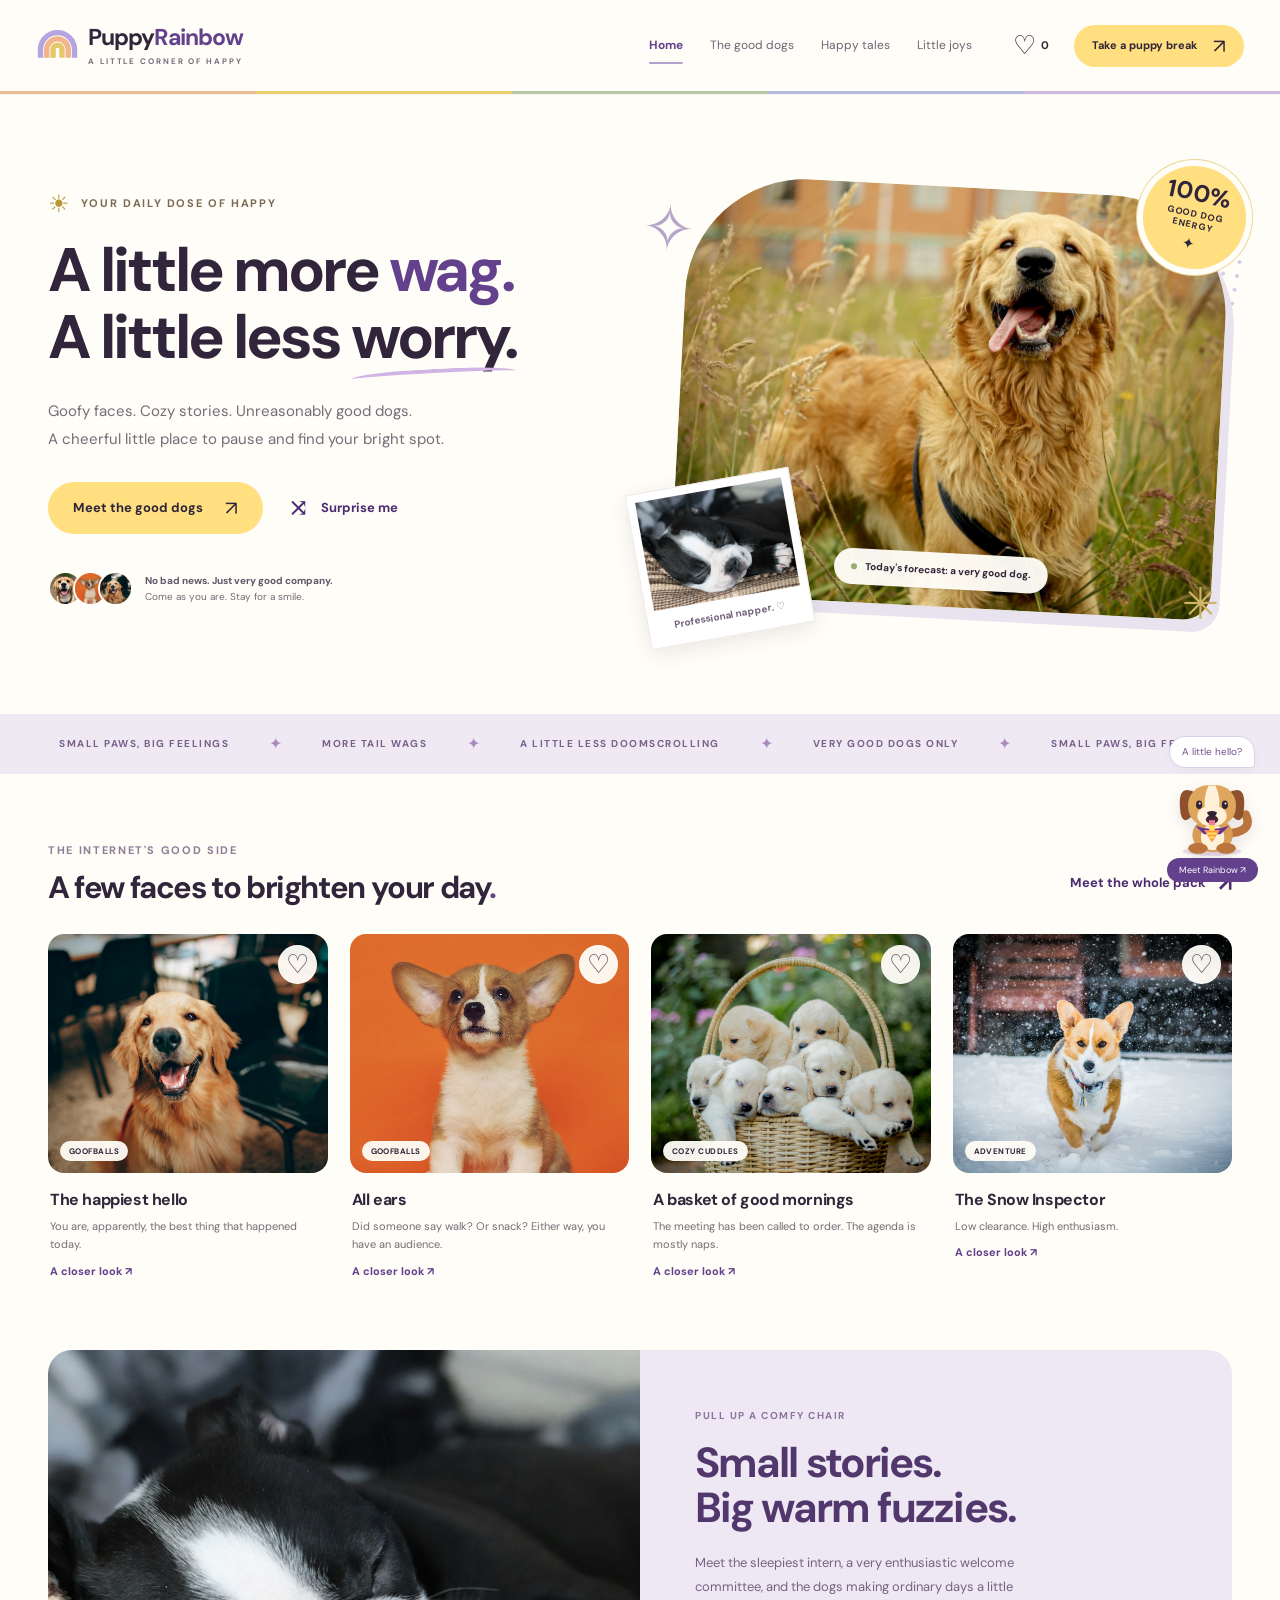
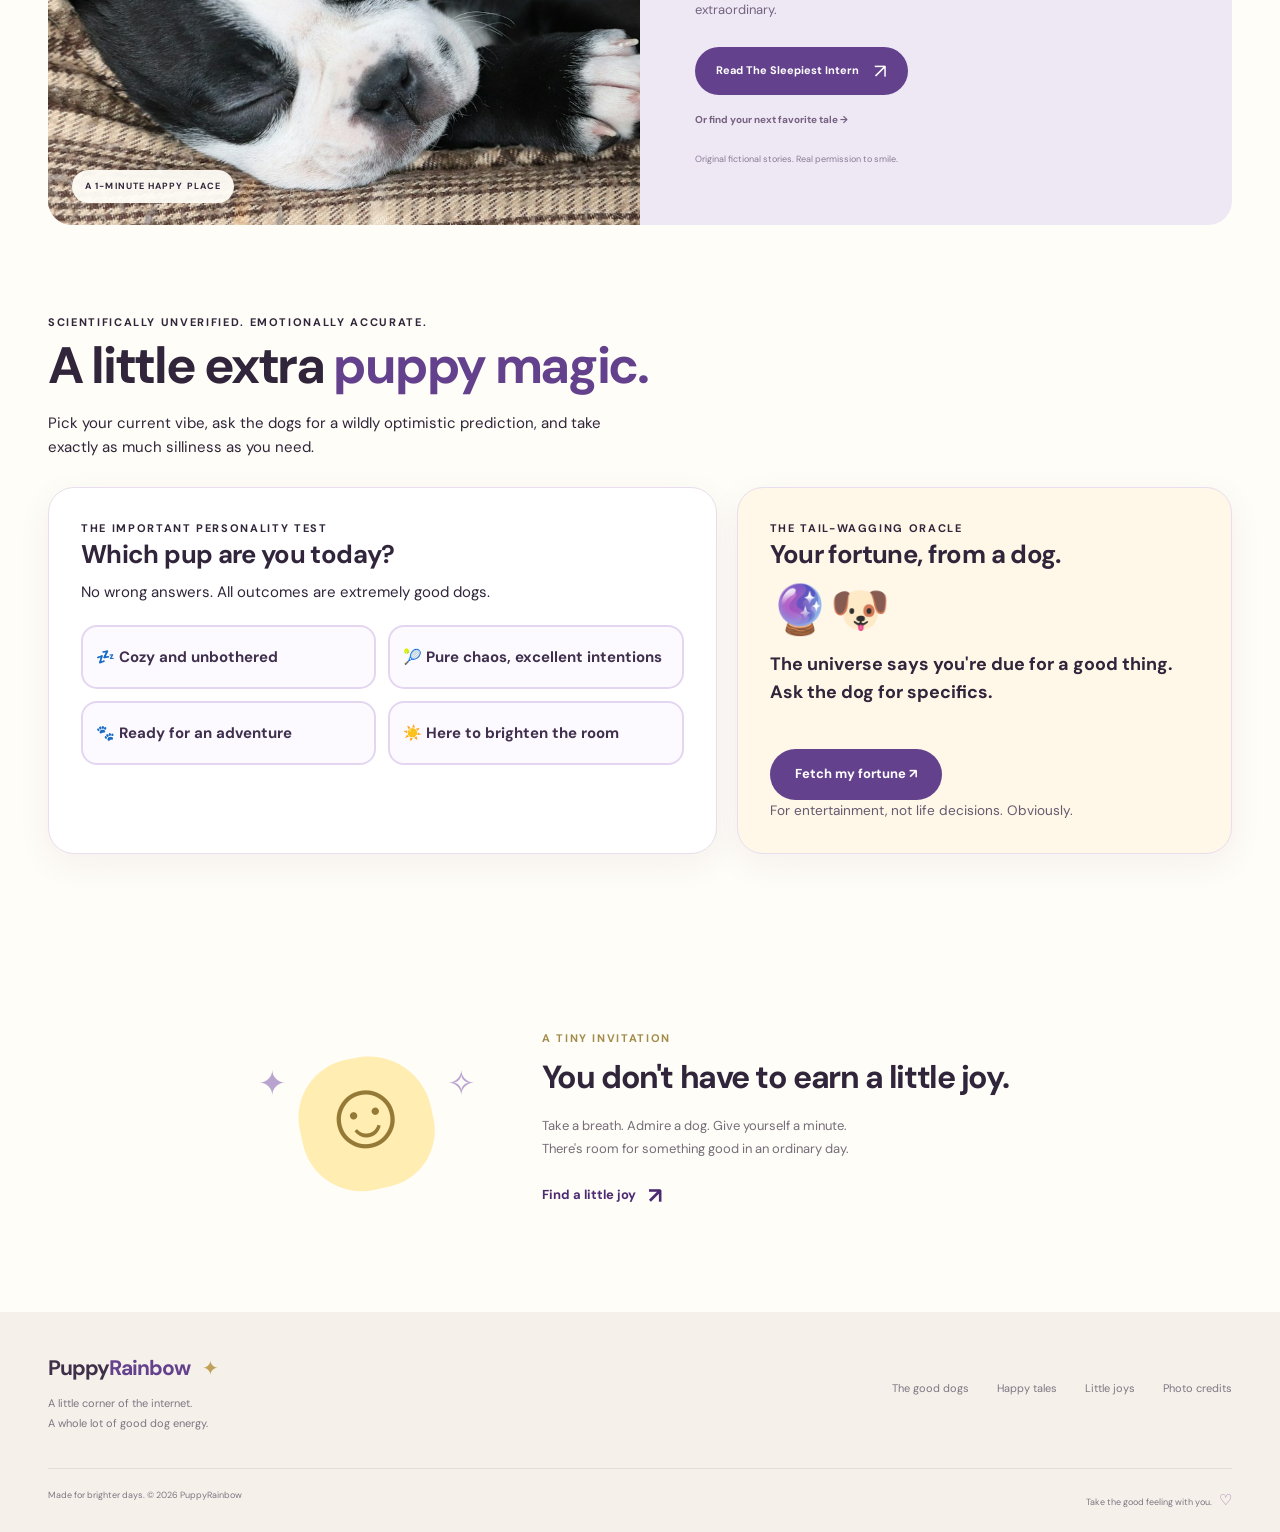
<file: index.html>
<!doctype html>
<html lang="en">
<head>
  <meta charset="utf-8">
  <meta name="viewport" content="width=device-width, initial-scale=1, viewport-fit=cover">
  <meta name="theme-color" content="#fffdf7">
  <meta name="description" content="A little more wag. A little less worry. Find your bright spot with happy dog photos, cozy little stories, and Rainbow the playful puppy.">
  <title>PuppyRainbow · Your daily dose of happy</title>
  <link rel="icon" href="assets/favicon.svg" type="image/svg+xml">
  <link rel="preload" as="image" href="assets/p17.jpg">
  <link rel="stylesheet" href="styles.css">
  <link rel="stylesheet" href="extras.css">
  <script src="app.js" defer></script>
  <script src="extras.js" defer></script>
</head>
<body>
  <a class="skip-link" href="#main">Skip to the good stuff</a>
  <header class="site-header">
    <div class="nav-wrap">
      <a href="#home" class="brand" aria-label="PuppyRainbow home"><svg class="brand-mark" viewBox="0 0 48 42" aria-hidden="true"><path d="M5 34V25a19 19 0 0 1 38 0v9" fill="none" stroke="#b5a4e0" stroke-width="6"/><path d="M12 34v-9a12 12 0 0 1 24 0v9" fill="none" stroke="#f3b48b" stroke-width="6"/><path d="M19 34v-9a5 5 0 0 1 10 0v9" fill="none" stroke="#e5c867" stroke-width="6"/></svg><span>Puppy<span class="brand-purple">Rainbow</span><small>A LITTLE CORNER OF HAPPY</small></span></a>
      <nav id="navigation" class="navigation" aria-label="Main navigation">
        <a href="#home" data-nav="home" aria-current="page">Home</a>
        <a href="#gallery" data-nav="gallery">The good dogs</a>
        <a href="#stories" data-nav="stories">Happy tales</a>
        <a href="#little-joys" data-nav="little-joys">Little joys</a>
      </nav>
      <div class="nav-actions"><button class="icon-button saved-nav" id="saved-nav" aria-label="View saved dogs"><span aria-hidden="true">♡</span><span id="saved-count">0</span></button><button class="button button-small nav-break" data-open-pup>Take a puppy break <span aria-hidden="true">↗</span></button><button class="icon-button menu-button" id="menu-toggle" aria-label="Open navigation" aria-expanded="false" aria-controls="navigation"><span></span><span></span></button></div>
    </div>
    <div class="rainbow-rule"></div>
  </header>
  <main id="main" tabindex="-1">
    <div class="view" id="home-view" data-view="home">
      <section class="hero container" aria-labelledby="hero-title">
        <div class="hero-copy">
          <p class="eyebrow"><span class="little-sun" aria-hidden="true">☀</span> YOUR DAILY DOSE OF HAPPY</p>
          <h1 id="hero-title">A little more <span class="purple">wag.</span><br>A little less <span class="underlined">worry.</span></h1>
          <p class="hero-description">Goofy faces. Cozy stories. Unreasonably good dogs.<br class="desktop-break"> A cheerful little place to pause and find your bright spot.</p>
          <div class="hero-actions"><a class="button" href="#gallery">Meet the good dogs <span aria-hidden="true">↗</span></a><button class="text-button" id="surprise-home"><span class="shuffle-symbol" aria-hidden="true">⤨</span> Surprise me</button></div>
          <div class="hero-footnote"><div class="mini-faces" aria-hidden="true"><img src="assets/p7.jpg" alt=""><img src="assets/p9.jpg" alt=""><img src="assets/p19.jpg" alt=""></div><p>No bad news. Just very good company.<span>Come as you are. Stay for a smile.</span></p></div>
        </div>
        <div class="hero-art">
          <div class="hero-dots" aria-hidden="true"></div><span class="hero-spark spark-one" aria-hidden="true">✧</span>
          <figure class="hero-photo"><img src="assets/p17.jpg" alt="A golden retriever smiling in a field of sunlit grasses" width="1100" height="900" fetchpriority="high"><figcaption><span class="live-dot"></span> Today's forecast: a very good dog.</figcaption></figure>
          <div class="good-dog-sticker" aria-hidden="true">100%<span>GOOD DOG<br>ENERGY</span><span class="sticker-star">✦</span></div>
          <figure class="polaroid"><img src="assets/p18.jpg" alt="A border collie puppy taking a very cozy nap" width="220" height="170"><figcaption>Professional napper. ♡</figcaption></figure>
          <span class="hero-spark spark-two" aria-hidden="true">✳</span>
        </div>
      </section>
      <div class="happy-strip" aria-hidden="true"><span>SMALL PAWS, BIG FEELINGS</span><i>✦</i><span>MORE TAIL WAGS</span><i>✦</i><span>A LITTLE LESS DOOMSCROLLING</span><i>✦</i><span>VERY GOOD DOGS ONLY</span><i>✦</i><span>SMALL PAWS, BIG FEELINGS</span></div>
      <section class="section container" aria-labelledby="faces-title">
        <div class="section-heading"><div><p class="eyebrow">THE INTERNET'S GOOD SIDE</p><h2 id="faces-title">A few faces to brighten your day<span class="purple">.</span></h2></div><a class="arrow-link" href="#gallery">Meet the whole pack <span aria-hidden="true">↗</span></a></div>
        <div class="photo-grid home-grid" id="home-photos" aria-label="Featured dogs"></div>
      </section>
      <section class="container story-feature" aria-labelledby="featured-story-title">
        <div class="feature-image"><img src="assets/p18.jpg" alt="A sleeping border collie puppy curled on a soft cushion" width="1100" height="800" loading="lazy"><span class="image-label">A 1-MINUTE HAPPY PLACE</span></div>
        <div class="feature-copy"><p class="eyebrow">PULL UP A COMFY CHAIR</p><h2 id="featured-story-title">Small stories.<br>Big warm fuzzies.</h2><p>Meet the sleepiest intern, a very enthusiastic welcome committee, and the dogs making ordinary days a little extraordinary.</p><button class="button button-purple" data-story="sleepy-intern">Read The Sleepiest Intern <span aria-hidden="true">↗</span></button><a class="subtle-link" href="#stories">Or find your next favorite tale →</a><span class="fiction-note">Original fictional stories. Real permission to smile.</span></div>
      </section>
      <section class="container puppy-extras" aria-labelledby="extras-title">
  <div class="puppy-extras-header"><p class="eyebrow">SCIENTIFICALLY UNVERIFIED. EMOTIONALLY ACCURATE.</p><h2 id="extras-title">A little extra <span class="purple">puppy magic.</span></h2><p>Pick your current vibe, ask the dogs for a wildly optimistic prediction, and take exactly as much silliness as you need.</p></div>
  <div class="puppy-extras-grid">
    <section class="pup-play-card" id="pup-quiz" aria-labelledby="quiz-title"><p class="eyebrow">THE IMPORTANT PERSONALITY TEST</p><h3 id="quiz-title">Which pup are you today?</h3><p>No wrong answers. All outcomes are extremely good dogs.</p>
      <div class="pup-choices" role="group" aria-label="Choose your current mood">
        <button class="pup-choice" data-vibe="0" aria-pressed="false">💤 Cozy and unbothered</button>
        <button class="pup-choice" data-vibe="1" aria-pressed="false">🎾 Pure chaos, excellent intentions</button>
        <button class="pup-choice" data-vibe="2" aria-pressed="false">🐾 Ready for an adventure</button>
        <button class="pup-choice" data-vibe="3" aria-pressed="false">☀️ Here to brighten the room</button>
      </div><div id="quiz-result" class="pup-result" role="status" aria-live="polite" hidden></div>
    </section>
    <section class="pup-play-card fortune" id="pup-fortune" aria-labelledby="fortune-title"><p class="eyebrow">THE TAIL-WAGGING ORACLE</p><h3 id="fortune-title">Your fortune, from a dog.</h3><span class="pup-fortune-emoji" aria-hidden="true">🔮🐶</span><p id="fortune-text" role="status" aria-live="polite">The universe says you're due for a good thing. Ask the dog for specifics.</p><button class="button button-purple" id="fortune-button">Fetch my fortune ↗</button><p id="fortune-count">For entertainment, not life decisions. Obviously.</p></section>
  </div>
</section>
      <section class="section container joy-teaser" aria-labelledby="teaser-title"><div class="joy-doodle" aria-hidden="true">✦<span>☺</span>✧</div><div><p class="eyebrow">A TINY INVITATION</p><h2 id="teaser-title">You don't have to earn a little joy.</h2><p>Take a breath. Admire a dog. Give yourself a minute.<br>There's room for something good in an ordinary day.</p><a class="arrow-link" href="#little-joys">Find a little joy <span aria-hidden="true">↗</span></a></div></section>
    </div>
    <div class="view" id="gallery-view" data-view="gallery" hidden>
      <section class="container collection-heading"><p class="eyebrow">ONE PACK. SO MANY PERSONALITIES.</p><h1>The good <span class="purple">dogs.</span></h1><p>Twenty little reminders that the world still has a lot of good in it.<br>Pick a mood, save a favorite, or let a pup find you.</p></section>
      <section class="container collection-section" aria-label="Dog photo gallery"><div class="collection-tools"><div class="filters" id="photo-filters" role="group" aria-label="Filter dogs"><button data-filter="All pups" aria-pressed="true">All pups</button><button data-filter="Goofballs" aria-pressed="false">Goofballs</button><button data-filter="Adventure" aria-pressed="false">Adventure</button><button data-filter="Cozy cuddles" aria-pressed="false">Cozy cuddles</button><button data-filter="Saved" aria-pressed="false">♡ Saved</button></div><button class="text-button" id="shuffle-photos"><span aria-hidden="true">⤨</span> Shuffle the pack</button></div><p id="gallery-result" class="result-label" role="status"></p><div class="photo-grid" id="gallery-photos"></div><div class="empty-state" id="gallery-empty" hidden><span aria-hidden="true">♡</span><h2>A little space for your favorites.</h2><p>Tap a heart on any dog to keep them here. Saved on this device.</p><button class="button button-purple" id="show-all-dogs">Meet the pack</button></div></section>
    </div>
    <div class="view" id="stories-view" data-view="stories" hidden>
      <section class="container collection-heading"><p class="eyebrow">SHORT READS. LONG-LASTING SMILES.</p><h1>Happy <span class="purple">tales.</span></h1><p>Little adventures, excellent naps, and beautifully ordinary days.<br>Twenty-two original fictional stories, best enjoyed at your own pace.</p></section>
      <section class="container collection-section" aria-label="Story collection"><div class="story-tools"><div class="filters" id="story-filters" role="group" aria-label="Filter stories"><button data-story-filter="All stories" aria-pressed="true">All stories</button><button data-story-filter="New tales" aria-pressed="false">New tales</button><button data-story-filter="Read" aria-pressed="false">Already enjoyed</button></div><label class="search-label"><span aria-hidden="true">⌕</span><span class="sr-only">Search happy tales</span><input id="story-search" type="search" placeholder="Find your kind of happy…" maxlength="100"></label></div><p class="result-label" id="story-result" role="status"></p><div class="story-grid" id="story-grid"></div><p class="empty-state" id="story-empty" hidden>No tales here yet. Try another search, or settle in with a story.</p></section>
    </div>
    <div class="view" id="little-joys-view" data-view="little-joys" hidden>
      <section class="container collection-heading"><p class="eyebrow">A SMALL BREAK IS STILL A BREAK</p><h1>Collect the <span class="purple">little joys.</span></h1><p>A small invitation to make an ordinary moment feel a little brighter.</p></section>
      <section class="container joy-layout"><div class="joy-card"><span class="joy-card-icon" aria-hidden="true">✷</span><p class="eyebrow">YOUR LITTLE JOY FOR RIGHT NOW</p><h2 id="joy-title">Find your patch of sunshine.</h2><p id="joy-description">Look for one small lovely thing nearby. A warm mug, a good song, a very ambitious houseplant. Let it have your attention for a minute.</p><button class="button button-purple" id="another-joy">Another little joy <span aria-hidden="true">⤨</span></button><p class="joy-counter" id="joy-counter" role="status">No productivity required.</p></div><div class="joy-aside"><img src="assets/p20.jpg" alt="A golden retriever relaxing with absolutely nothing on the agenda" width="1100" height="800"><h2>Rainbow has cleared<br>his schedule for you.</h2><p>He's available for head pats, pretend fetch, and extremely important snack breaks.</p><button class="text-button" data-open-pup>Say hello to Rainbow <span aria-hidden="true">↗</span></button></div></section>
      <section class="container about-note"><p class="eyebrow">WHY THIS LITTLE PLACE EXISTS</p><h2>More tail wagging.<br>Less doomscrolling.</h2><p>PuppyRainbow began with a simple idea: the internet could use a few more dogs and a little more kindness. This is a corner for small stories, goofy faces, and the kind of company that doesn't need you to say much.</p><p>Come back whenever you need a bright spot. The dogs will be here.</p><a class="arrow-link" href="#gallery">Back to the good dogs <span aria-hidden="true">↗</span></a></section>
    </div>
    <p id="loading-error" class="container error-state" hidden>Our pack is taking a moment to arrive. Please refresh to try again.</p>
    <noscript><p class="container error-state">The dog photos and stories use JavaScript. Enable it to explore the pack and play with Rainbow.</p></noscript>
  </main>
  <footer class="site-footer"><div class="container footer-top"><div><a class="brand footer-brand" href="#home">Puppy<span class="brand-purple">Rainbow</span><span aria-hidden="true">✦</span></a><p>A little corner of the internet.<br>A whole lot of good dog energy.</p></div><div class="footer-links"><a href="#gallery">The good dogs</a><a href="#stories">Happy tales</a><a href="#little-joys">Little joys</a><button class="plain-button" id="photo-credits">Photo credits</button></div></div><div class="container footer-bottom"><p>Made for brighter days. © 2026 PuppyRainbow</p><p>Take the good feeling with you. <span aria-hidden="true">♡</span></p></div></footer>
  <aside class="puppy-companion" aria-label="Rainbow the puppy">
    <button id="puppy-launcher" class="puppy-launcher" aria-expanded="false" aria-controls="puppy-panel"><span class="launcher-label">A little hello?</span><span class="launcher-dog dog-svg" aria-hidden="true"></span><span class="launcher-name">Meet Rainbow <span aria-hidden="true">↗</span></span></button>
    <section id="puppy-panel" class="puppy-panel" aria-label="Play with Rainbow" hidden><div class="puppy-panel-header"><div><strong>Rainbow's corner</strong><span>Very good company.</span></div><button class="icon-button" id="puppy-close" aria-label="Tuck Rainbow away">×</button></div><div id="puppy-stage" class="puppy-stage"><span id="puppy-particles" aria-hidden="true">♡ ✦ ♡</span><span class="ball" aria-hidden="true"></span><span class="treat" aria-hidden="true">🦴</span><button class="pet-dog dog-svg" id="pet-dog" aria-label="Give Rainbow a head pat"></button></div><p id="puppy-status" role="status" aria-live="polite">Hi, friend! A head pat would make my day.</p><div class="puppy-play-actions"><button data-puppy-action="pet">♡ Pet</button><button data-puppy-action="fetch">◉ Fetch</button><button data-puppy-action="treat">✦ Treat</button></div><div class="puppy-settings"><button id="sound-toggle" aria-pressed="false">Sound off</button><span>Always happy on silent.</span></div></section>
  </aside>
  <dialog id="photo-dialog" class="photo-dialog" aria-labelledby="photo-dialog-title"><button class="dialog-close icon-button" aria-label="Close dog photo" data-close-dialog>×</button><div class="photo-dialog-image"><img id="dialog-photo" alt=""><div class="lightbox-arrows"><button class="icon-button" id="photo-prev" aria-label="Previous dog">←</button><button class="icon-button" id="photo-next" aria-label="Next dog">→</button></div></div><div class="photo-dialog-copy"><p class="eyebrow" id="photo-dialog-category"></p><h2 id="photo-dialog-title"></h2><p id="photo-dialog-caption"></p><div class="dialog-photo-actions"><button class="button button-purple" id="dialog-save"></button><button class="text-button" id="dialog-read">Read their little tale ↗</button></div><a id="dialog-credit" class="credit-link" target="_blank" rel="noopener noreferrer"></a><p class="storage-note">Favorites stay on this device.</p></div></dialog>
  <dialog id="story-dialog" class="story-dialog" aria-labelledby="story-dialog-title"><button class="dialog-close icon-button" aria-label="Close story" data-close-dialog>×</button><img id="story-dialog-photo" class="story-dialog-photo" alt=""><article class="story-reader"><p class="eyebrow" id="story-dialog-category"></p><h2 id="story-dialog-title"></h2><p class="reader-meta">Original fiction · About a minute · Just for a smile</p><div id="story-dialog-body"></div><div class="story-ending"><span aria-hidden="true">✦</span><p>A little time well spent.</p><button class="button button-purple" id="next-story">One more happy tale <span aria-hidden="true">↗</span></button></div></article></dialog>
  <dialog id="credits-dialog" class="credits-dialog" aria-labelledby="credits-title"><button class="dialog-close icon-button" aria-label="Close photo credits" data-close-dialog>×</button><p class="eyebrow">THE PEOPLE BEHIND THE PICTURES</p><h2 id="credits-title">A little gratitude.</h2><p>Dog photography from Unsplash. The names, characters, and stories on PuppyRainbow are fictional; the photos are here to spark a smile.</p><ul id="credits-list"></ul></dialog>
  <div id="toast" class="toast" role="status" aria-live="polite" hidden></div>
</body>
</html>
</file>
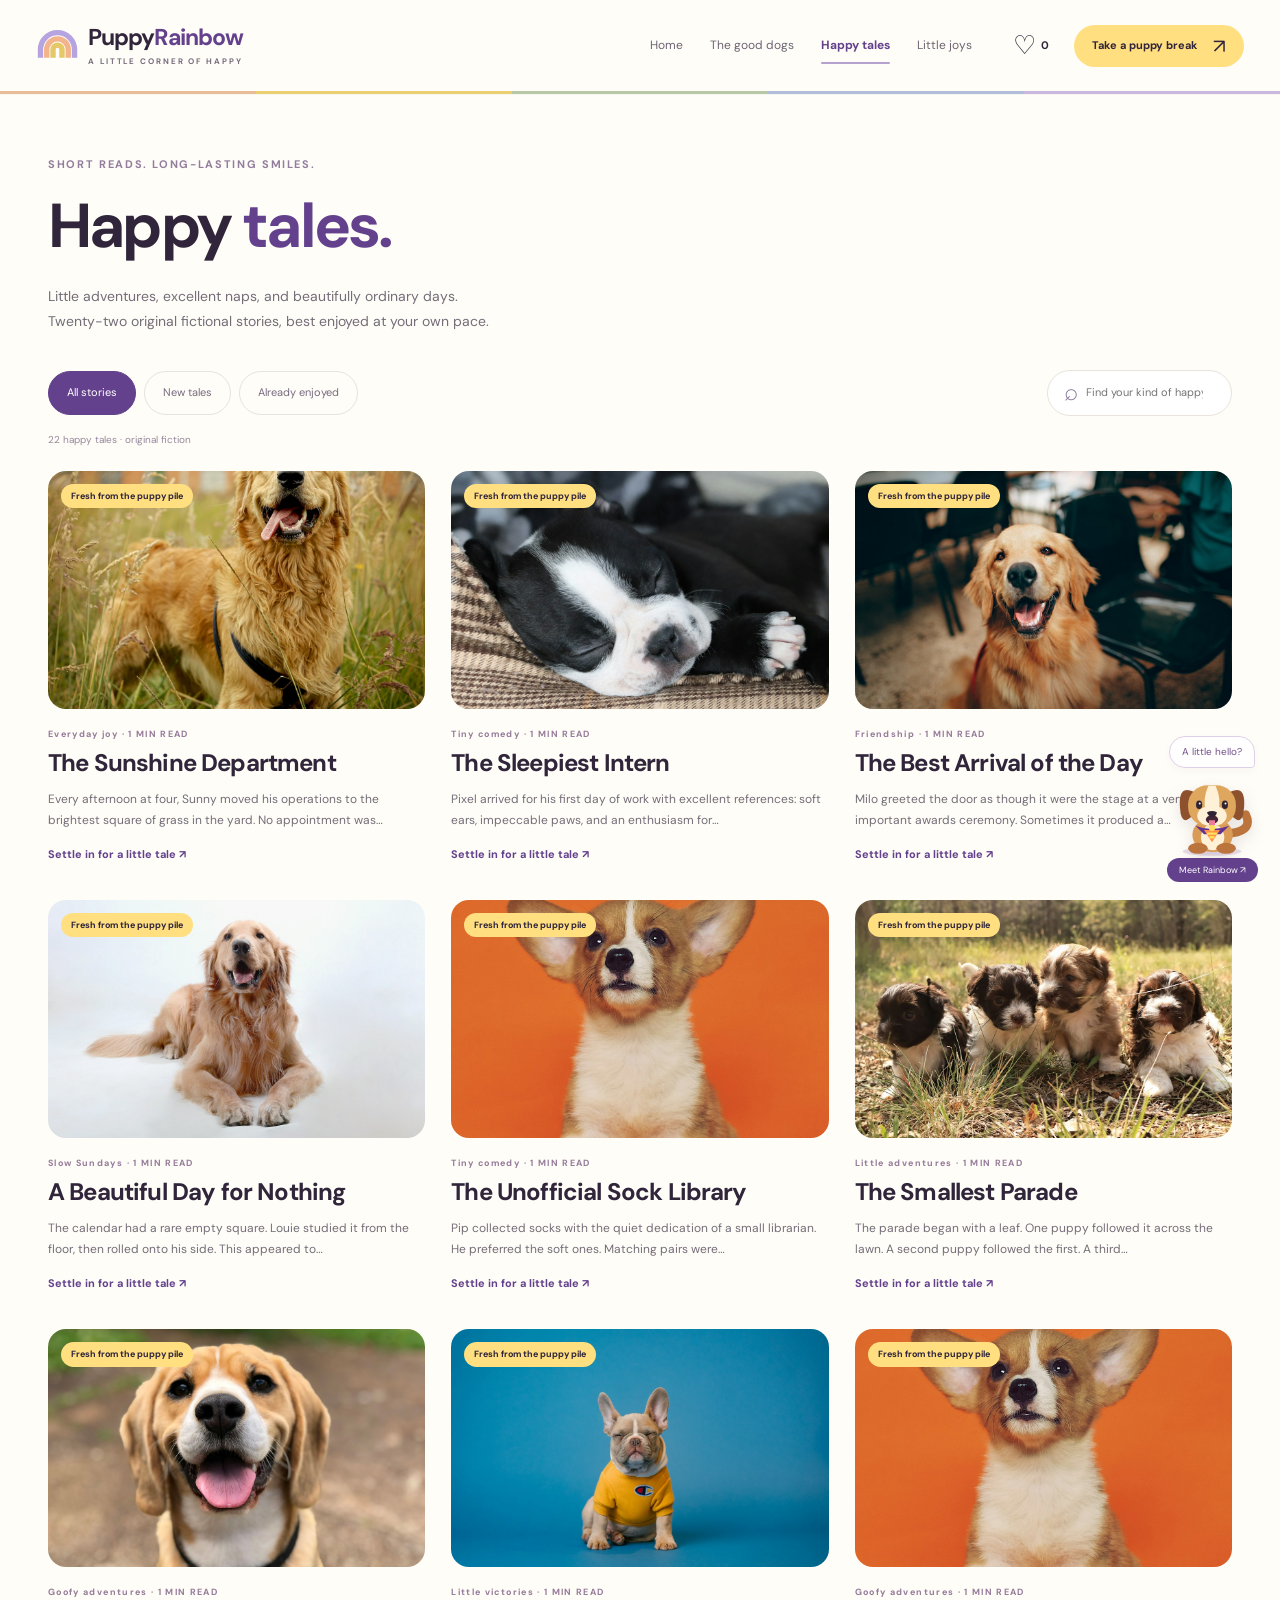
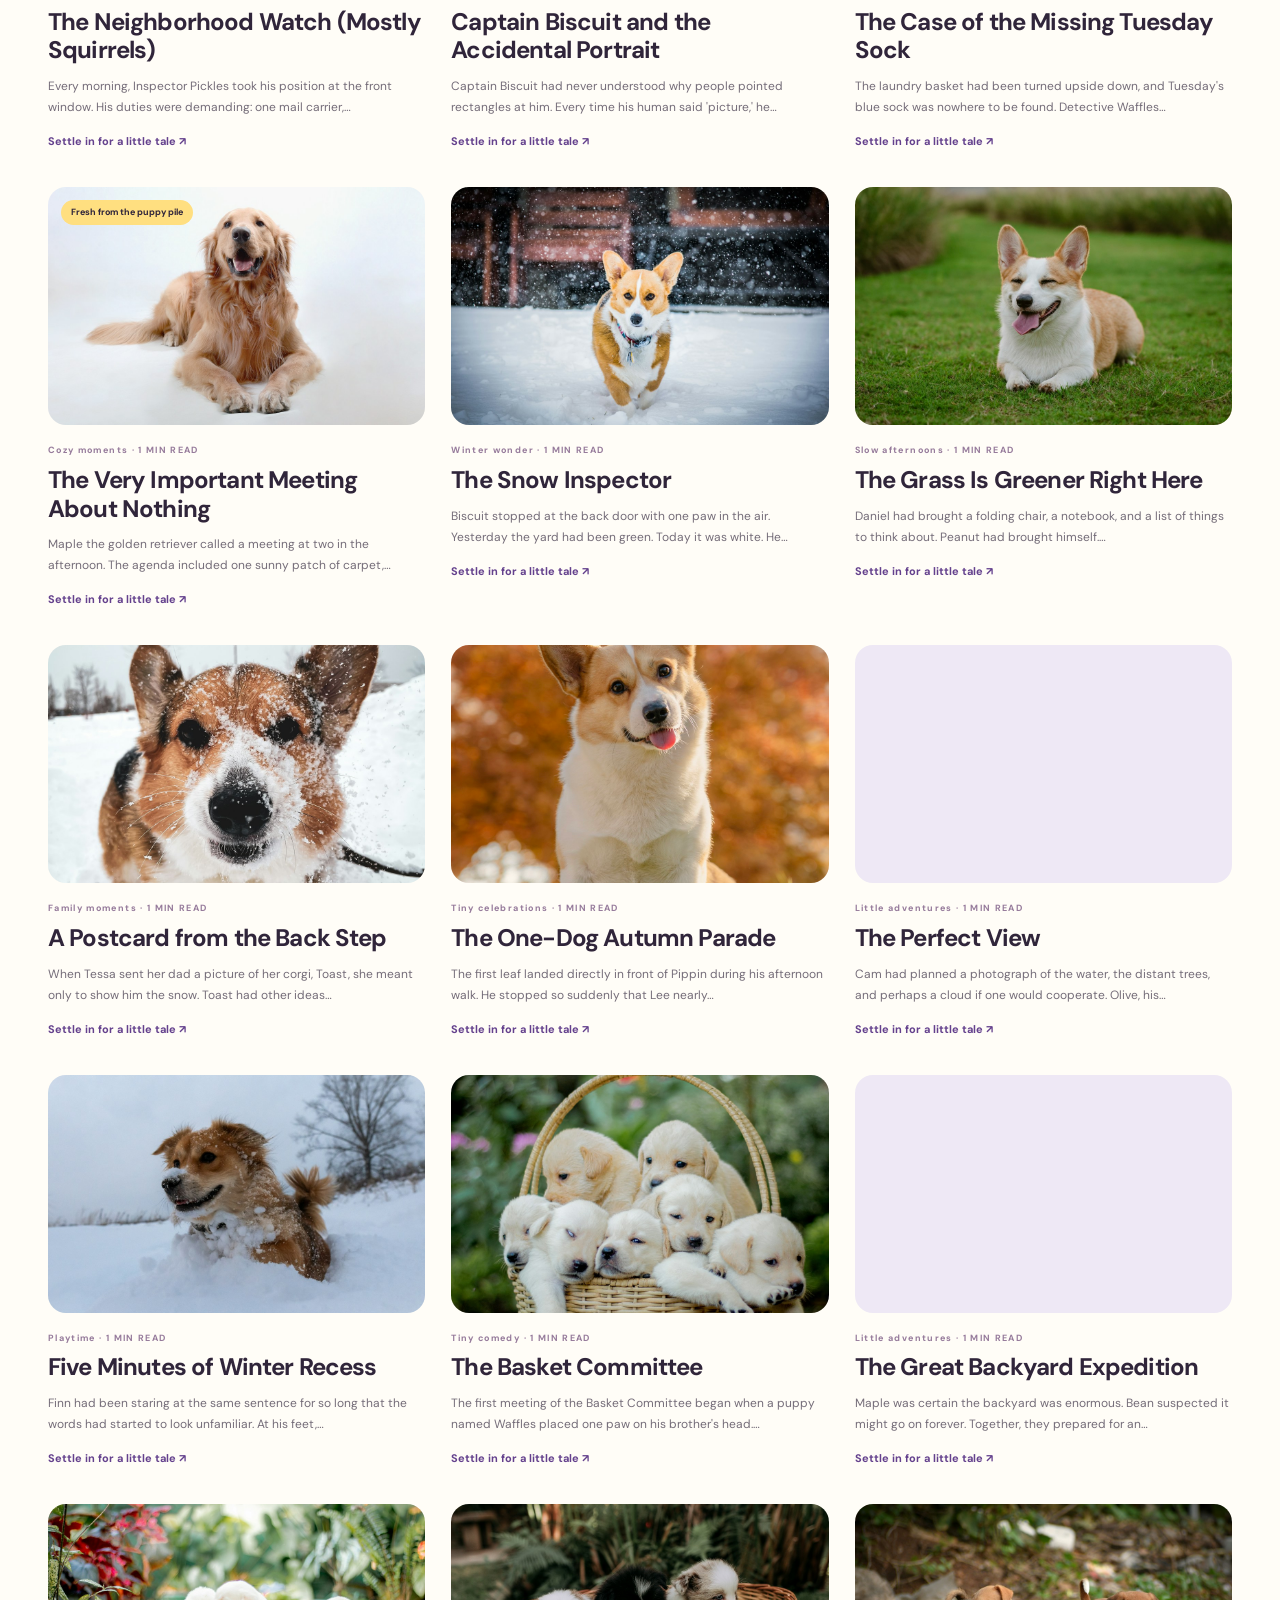
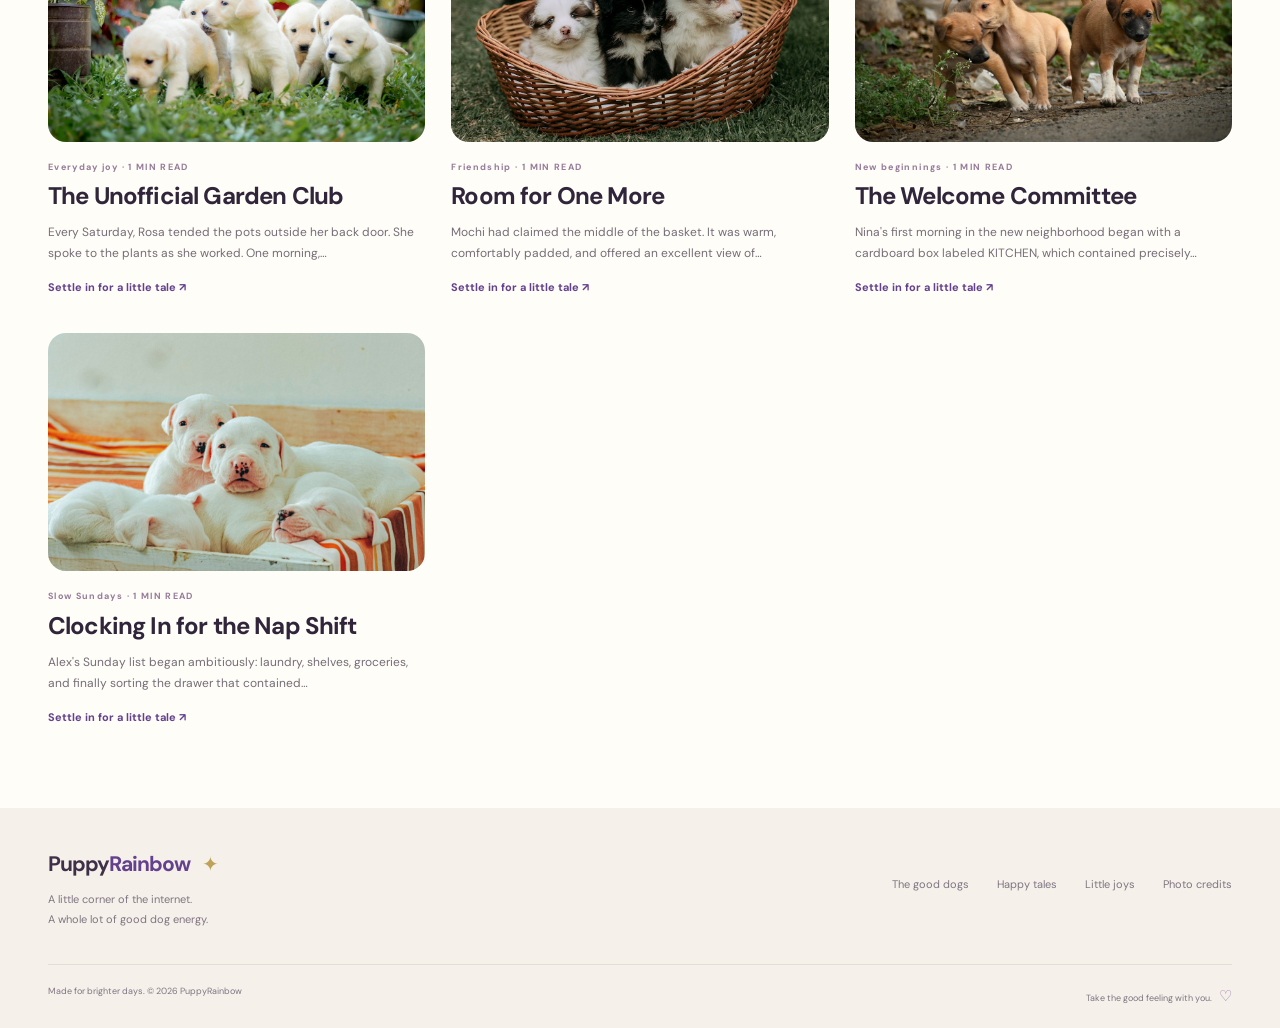
<file: blog.html>
<!doctype html><html lang="en"><head><meta charset="utf-8"><meta name="viewport" content="width=device-width,initial-scale=1"><title>PuppyRainbow happy tales</title></head><body><a href="index.html#stories">Continue to Happy tales</a><script>location.replace('index.html#'+(location.hash.length>1?'story/'+encodeURIComponent(location.hash.slice(1)):'stories'));</script></body></html>
</file>
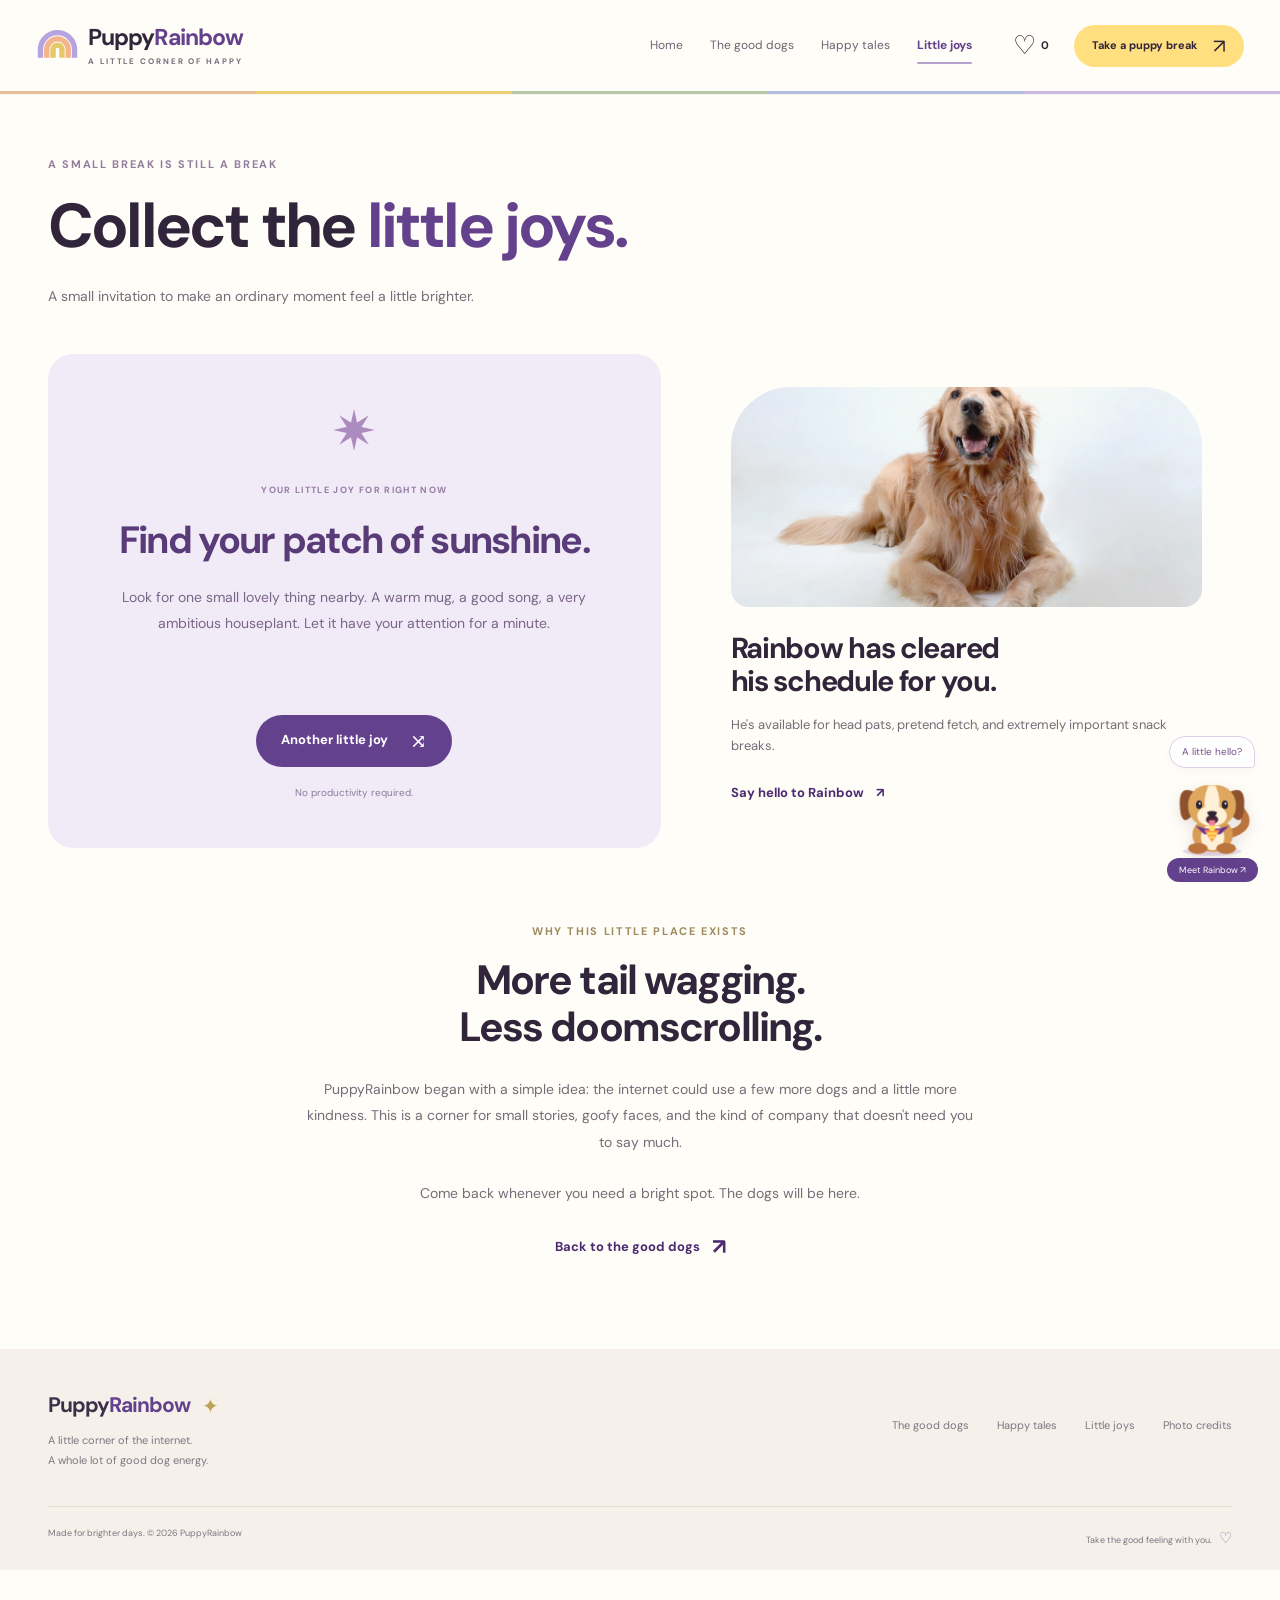
<file: community.html>
<!doctype html><html lang="en"><head><meta charset="utf-8"><meta name="viewport" content="width=device-width,initial-scale=1"><title>PuppyRainbow</title><meta http-equiv="refresh" content="0;url=index.html#little-joys"></head><body><a href="index.html#little-joys">Continue to PuppyRainbow</a></body></html>
</file>
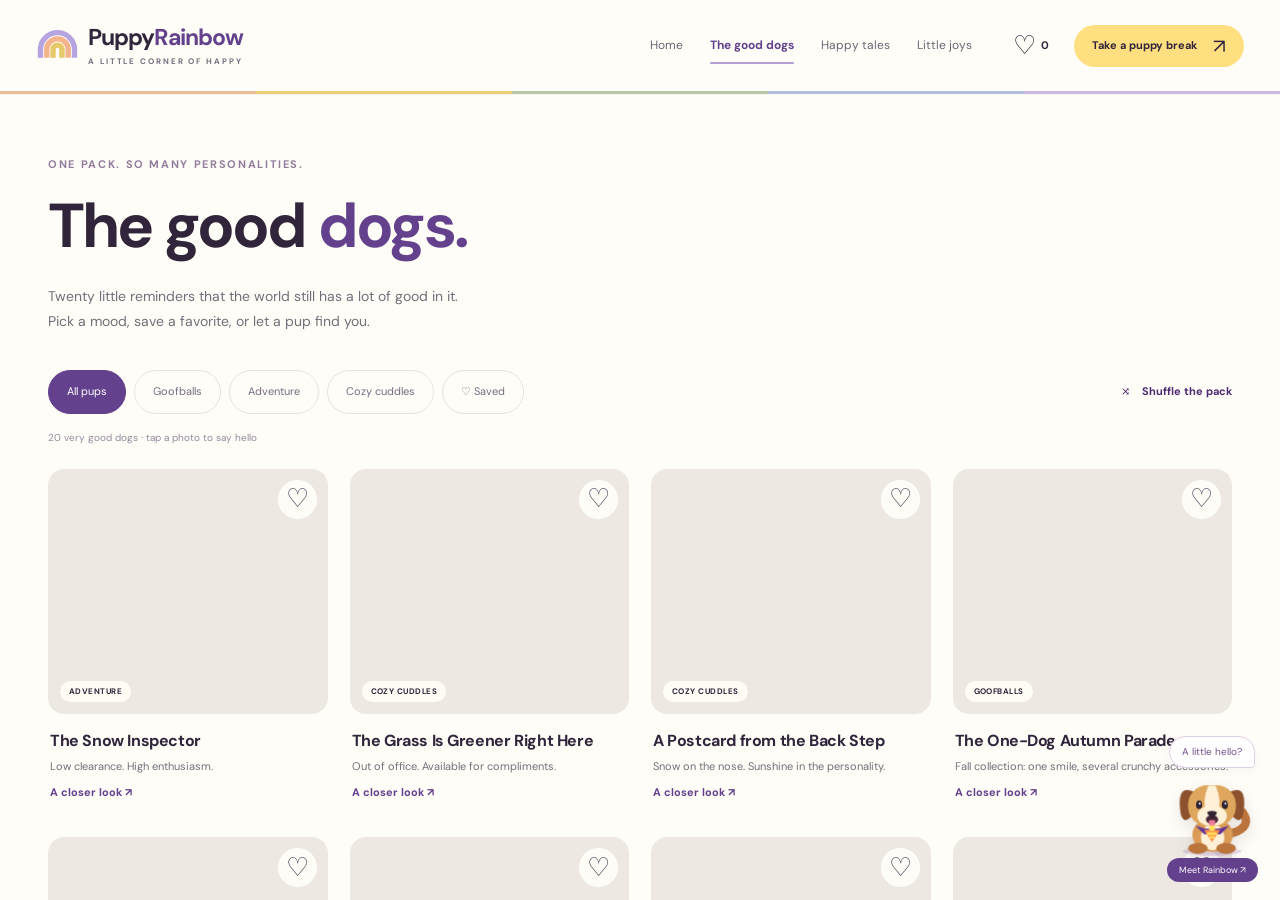
<file: gallery.html>
<!doctype html><html lang="en"><head><meta charset="utf-8"><meta name="viewport" content="width=device-width,initial-scale=1"><title>PuppyRainbow</title><meta http-equiv="refresh" content="0;url=index.html#gallery"></head><body><a href="index.html#gallery">Continue to PuppyRainbow</a></body></html>
</file>
<file: styles.css>
@font-face{font-family:DM Sans;src:url('assets/dm-sans-regular.ttf') format('truetype');font-style:normal;font-weight:100 550;font-display:swap}
@font-face{font-family:DM Sans;src:url('assets/dm-sans-bold.ttf') format('truetype');font-style:normal;font-weight:551 1000;font-display:swap}
:root{--cream:#fffdf7;--ink:#30253a;--muted:#756d79;--purple:#64418d;--purple-dark:#4d2b72;--lavender:#eee8f5;--yellow:#ffdf80;--line:#e8e3dc;--radius:22px;font-family:'DM Sans',ui-rounded,'Trebuchet MS',sans-serif;color:var(--ink);background:var(--cream);font-synthesis:none}
*{box-sizing:border-box}html{scroll-behavior:smooth;scroll-padding-top:112px}body{margin:0;font-size:15px;line-height:1.6}body:has(dialog[open]){overflow:hidden}button,input{font:inherit}button,a{-webkit-tap-highlight-color:transparent}button{color:inherit;cursor:pointer;touch-action:manipulation}a{color:inherit;text-decoration:none}button{border:0}img{max-width:100%;display:block}button:disabled{cursor:wait}a:focus-visible,button:focus-visible,input:focus-visible{outline:3px solid #8b65bc;outline-offset:5px}h1,h2,h3,p,figure{margin:0}h1,h2,h3{line-height:1.14;font-weight:750;letter-spacing:-.045em}h1{font-size:clamp(48px,5vw,68px)}h2{font-size:clamp(28px,3vw,39px)}h3{font-size:20px;letter-spacing:-.025em}button svg{pointer-events:none}[hidden]{display:none!important}.container{width:min(1192px,calc(100% - 96px));margin-inline:auto}.purple,.brand-purple{color:var(--purple)}.eyebrow{font-size:11px;font-weight:750;letter-spacing:.15em;line-height:1.5}.sr-only{position:absolute;width:1px;height:1px;padding:0;overflow:hidden;clip:rect(0,0,0,0);white-space:nowrap}.skip-link{position:fixed;top:-100px;left:20px;background:var(--yellow);padding:12px 20px;z-index:100}.skip-link:focus{top:12px}.site-header{position:fixed;inset:0 0 auto;z-index:30;background:#fffdf7f7;backdrop-filter:blur(14px);box-shadow:0 1px 0 #30253a08}.nav-wrap{width:min(1320px,calc(100% - 72px));height:91px;margin:auto;display:flex;align-items:center;gap:35px}.brand{display:flex;align-items:center;gap:9px;white-space:nowrap;font-size:23px;font-weight:850;letter-spacing:-1px;line-height:1.1}.brand small{display:block;margin-top:7px;font-size:8px;letter-spacing:1.9px;font-weight:650;color:#786c7e}.brand-mark{width:43px;height:42px;flex-shrink:0}.navigation{display:flex;gap:27px;margin-left:auto;align-items:center}.navigation a{font-size:12px;color:#6e6474;position:relative;white-space:nowrap;padding-block:13px}.navigation a[aria-current=page]{color:var(--purple);font-weight:750}.navigation a[aria-current=page]:after{content:'';position:absolute;left:0;right:0;bottom:4px;height:2px;background:#b5a1cd;border-radius:2px}.nav-actions{display:flex;align-items:center;gap:19px}.icon-button{background:transparent;display:inline-flex;align-items:center;justify-content:center;min-width:44px;min-height:44px;font-size:23px;border-radius:50%}.saved-nav{gap:5px;font-size:26px}.saved-nav #saved-count{font-size:11px;font-weight:750}.button{display:inline-flex;align-items:center;justify-content:center;gap:22px;background:var(--yellow);border-radius:50px;padding:16px 25px;font-weight:750;font-size:13px;line-height:1.45;transition:transform .2s,background .2s;min-height:48px}.button:hover{transform:translateY(-2px);background:#fbd36b}.button span{font-size:20px;font-weight:500;line-height:1}.button-small{padding:11px 18px;font-size:11px;min-height:42px;gap:16px}.button-purple{background:var(--purple);color:white}.button-purple:hover{background:var(--purple-dark)}.text-button,.arrow-link{display:inline-flex;align-items:center;gap:12px;background:none;font-size:13px;font-weight:750;min-height:44px;padding:0;color:var(--purple-dark)}.text-button:hover,.arrow-link:hover{text-decoration:underline;text-underline-offset:5px}.arrow-link{white-space:nowrap}.arrow-link span{font-size:22px}.shuffle-symbol{font-size:25px;font-weight:400}.rainbow-rule{height:3px;background:linear-gradient(90deg,#e8bc96 0 20%,#edcf73 20% 40%,#b8c8a7 40% 60%,#b2bddc 60% 80%,#cab8df 80%)}.menu-button{display:none}main{padding-top:94px;min-height:65vh}main:focus{outline:none}.hero{display:grid;grid-template-columns:1fr 1fr;align-items:center;gap:55px;min-height:620px;padding-block:66px 68px}.hero-copy{padding-bottom:8px}.hero .eyebrow{display:flex;align-items:center;gap:9px;color:#7a6953}.little-sun{color:#b99738;font-size:24px;line-height:1}.hero h1{margin-top:21px;font-size:clamp(42px,4.8vw,66px);line-height:1.1;letter-spacing:-3px}.underlined{position:relative}.underlined:after{content:'';position:absolute;left:0;right:0;bottom:-4px;height:8px;border-top:4px solid #d1b4e5;border-radius:50%;transform:rotate(-3deg)}.hero-description{font-size:15px;color:var(--muted);line-height:1.85;margin-top:26px;max-width:420px}.hero-actions{display:flex;gap:25px;align-items:center;margin-top:29px}.hero-footnote{display:flex;align-items:center;gap:12px;margin-top:37px}.mini-faces{display:flex;padding-left:0}.mini-faces img{width:35px;height:35px;border-radius:50%;object-fit:cover;border:2px solid var(--cream)}.mini-faces img+img{margin-left:-10px}.hero-footnote p{font-size:10px;color:#62556b;font-weight:650;line-height:1.6}.hero-footnote p span{display:block;font-weight:400;font-size:10px;color:var(--muted)}.hero-art{position:relative;padding:17px 12px 30px 7px;margin-left:5px}.hero-photo{position:relative;transform:rotate(3deg);border-radius:120px 120px 28px 28px;overflow:hidden;background:#dddbb7;box-shadow:9px 12px 0 #e9e2ef;height:420px}.hero-photo>img{width:100%;height:100%;object-fit:cover;object-position:50% 44%}.hero-photo figcaption{position:absolute;bottom:18px;left:50%;transform:translateX(-50%);background:#fffdf7f5;border-radius:50px;padding:10px 17px;white-space:nowrap;font-size:10px;font-weight:650;box-shadow:0 3px 10px #35243b10;display:flex;align-items:center;gap:8px}.live-dot{width:6px;height:6px;background:#98ad71;border-radius:50%}.hero-dots{position:absolute;width:100px;height:110px;right:-16px;top:36px;background:radial-gradient(#d9c9e3 2px,transparent 2px);background-size:14px 14px;transform:rotate(10deg)}.good-dog-sticker{position:absolute;right:-20px;top:-10px;width:115px;height:115px;background:var(--yellow);border:6px solid var(--cream);border-radius:50%;display:flex;flex-direction:column;align-items:center;justify-content:center;font-size:24px;font-weight:850;line-height:1.1;transform:rotate(12deg);box-shadow:0 0 0 1px #ecd493}.good-dog-sticker>span{font-size:9px;text-align:center;letter-spacing:1px;line-height:1.3;margin-top:2px}.good-dog-sticker .sticker-star{font-size:15px;margin-top:3px}.polaroid{position:absolute;left:-36px;bottom:0;width:166px;padding:8px 8px 12px;background:white;transform:rotate(-10deg);box-shadow:0 5px 20px #3327381a;border:1px solid #eee9e5}.polaroid img{width:100%;height:110px;object-fit:cover}.polaroid figcaption{font-size:10px;font-weight:650;text-align:center;margin-top:9px;color:#74627d}.hero-spark{position:absolute;color:#b5a5c8;z-index:2}.spark-one{font-size:64px;left:-31px;top:8px;transform:rotate(5deg)}.spark-two{font-size:44px;right:13px;bottom:-3px;color:#ccb66b}.happy-strip{display:flex;gap:40px;align-items:center;overflow:hidden;background:#eee9f3;padding:17px 0;color:#78628b;white-space:nowrap;justify-content:center}.happy-strip span{font-size:10px;font-weight:700;letter-spacing:1.5px}.happy-strip i{font-style:normal;font-size:16px;color:#aa8bbd}.section{padding-block:68px}.section-heading{display:flex;justify-content:space-between;align-items:end;gap:30px;margin-bottom:29px}.section-heading .eyebrow{color:#8e7d96;margin-bottom:12px}.section-heading h2{font-size:31px;max-width:650px}.photo-grid{display:grid;grid-template-columns:repeat(4,minmax(0,1fr));gap:26px 22px}.photo-card{position:relative;min-width:0}.photo-open{display:block;text-align:left;background:none;padding:0;width:100%}.photo-frame{height:245px;overflow:hidden;border-radius:16px;background:#ede8e2;position:relative}.photo-frame img{width:100%;height:100%;object-fit:cover;transition:transform .35s}.photo-open:hover img{transform:scale(1.035)}.photo-category{position:absolute;left:12px;bottom:12px;background:#fffdf7f2;padding:4px 9px;border-radius:30px;font-size:8px;letter-spacing:.06em;text-transform:uppercase;font-weight:750}.save-photo{position:absolute;right:11px;top:11px;background:#fffdf7f2;color:#51445c;font-size:26px;min-width:39px;min-height:39px;width:39px;height:39px;border:1px solid #fff8;z-index:2}.save-photo[aria-pressed=true]{color:#804e8b;background:#f5e8fa}.photo-info{padding:17px 2px 0}.photo-info h3{font-size:16px;line-height:1.3}.photo-info p{font-size:11px;margin-top:6px;line-height:1.65;color:var(--muted)}.photo-info .see-photo{display:inline-block;font-size:11px;color:var(--purple);font-weight:700;margin-top:9px}.home-grid .photo-frame{height:239px}.story-feature{display:grid;grid-template-columns:1fr 1fr;background:var(--lavender);border-radius:24px;overflow:hidden;margin-bottom:0}.feature-image{position:relative;min-height:430px}.feature-image>img{width:100%;height:100%;position:absolute;object-fit:cover}.image-label{position:absolute;bottom:22px;left:24px;background:#fffdf7f2;padding:9px 13px;border-radius:50px;font-size:9px;letter-spacing:1.1px;font-weight:750}.feature-copy{padding:58px 55px;display:flex;flex-direction:column;align-items:flex-start;justify-content:center}.feature-copy .eyebrow{color:#8b759b;font-size:10px}.feature-copy h2{font-size:42px;margin-top:17px;color:#51376b;line-height:1.08}.feature-copy>p:not(.eyebrow){margin-top:21px;max-width:330px;color:#756381;font-size:13px;line-height:1.8}.feature-copy .button{margin-top:26px;font-size:11px;padding:14px 21px;gap:15px}.subtle-link{font-size:10px;margin-top:17px;font-weight:650;color:#756080}.fiction-note{font-size:9px;color:#8b7b94;margin-top:24px}.joy-teaser{display:flex;gap:80px;justify-content:center;align-items:center;padding-block:86px 94px}.joy-teaser .eyebrow{color:#a38b4b;margin-bottom:13px}.joy-teaser h2{font-size:32px}.joy-teaser p:not(.eyebrow){font-size:13px;color:var(--muted);line-height:1.8;margin-block:18px 13px}.joy-doodle{width:190px;position:relative;font-size:34px;color:#b8a4cf;display:flex;align-items:start;justify-content:center;gap:14px}.joy-doodle span{display:block;width:133px;height:133px;background:#ffedb1;flex-shrink:0;border-radius:44% 48% 43% 45%;font-size:97px;font-family:Georgia,serif;line-height:1.2;text-align:center;color:#957936;transform:rotate(-12deg)}.site-footer{background:#f5f1ea;padding-block:45px 20px;color:#807583}.footer-top{display:flex;align-items:flex-start;justify-content:space-between;gap:50px;padding-bottom:35px}.footer-brand{font-size:21px;gap:0;color:#3f304a}.footer-brand>span:last-child{font-size:20px;margin-left:12px;color:#bfa258}.footer-top p{font-size:11px;line-height:1.85;margin-top:13px}.footer-links{display:flex;gap:28px;align-items:center;font-size:11px;padding-top:10px}.plain-button{background:none;padding:0;font-size:inherit;min-height:44px}.footer-links a:hover,.plain-button:hover{text-decoration:underline}.footer-bottom{display:flex;justify-content:space-between;gap:20px;border-top:1px solid #e4ddd4;padding-top:19px;font-size:9px}.footer-bottom span{color:#9a7bac;font-size:15px;margin-left:5px}.collection-heading{padding-block:62px 35px}.collection-heading .eyebrow{color:#927d9d;margin-bottom:18px}.collection-heading h1{font-size:62px}.collection-heading>p:last-child{color:var(--muted);margin-top:23px;font-size:14px;line-height:1.8}.collection-section{padding-bottom:80px}.collection-tools{display:flex;justify-content:space-between;align-items:center;gap:20px;margin-bottom:9px}.filters{display:flex;gap:8px;flex-wrap:wrap}.filters button{min-height:44px;border:1px solid var(--line);border-radius:50px;padding:9px 18px;background:none;font-size:11px;color:#786b81}.filters button[aria-pressed=true]{background:var(--purple);color:white;border-color:var(--purple)}.collection-tools>.text-button{font-size:11px;white-space:nowrap}.result-label{font-size:10px;color:#96889f;margin-block:16px 23px;min-height:16px}.collection-section .photo-grid{row-gap:34px}.empty-state{text-align:center;padding:50px 20px 80px;color:var(--muted)}.empty-state>span{font-size:50px;color:#bda7cf}.empty-state h2{font-size:28px;margin-block:18px}.empty-state p{font-size:13px;margin-bottom:24px}.story-tools{display:flex;justify-content:space-between;gap:22px;align-items:center}.search-label{display:flex;align-items:center;border:1px solid var(--line);border-radius:30px;padding-left:16px;gap:8px;max-width:300px;background:white}.search-label>span:first-child{font-size:24px;color:#8f7d9c}.search-label input{min-height:44px;min-width:0;max-width:260px;width:100%;padding:10px 16px 10px 0;border:0;border-radius:30px;background:transparent;font-size:11px;color:var(--ink)}.story-grid{display:grid;grid-template-columns:repeat(3,minmax(0,1fr));gap:35px 26px}.story-card{background:none;padding:0;text-align:left;width:100%;position:relative}.story-card-image{height:238px;border-radius:18px;overflow:hidden;position:relative;background:var(--lavender)}.story-card-image img{width:100%;height:100%;object-fit:cover;transition:transform .3s}.story-card:hover img{transform:scale(1.035)}.story-badge{position:absolute;left:13px;top:13px;padding:5px 10px;border-radius:20px;background:var(--yellow);font-size:9px;font-weight:750}.read-badge{background:var(--lavender)}.story-card .eyebrow{color:#967b9b;font-size:9px;margin-top:19px}.story-card h2{font-size:24px;margin-top:8px;letter-spacing:-.035em;line-height:1.2}.story-card .story-excerpt{color:var(--muted);font-size:12px;line-height:1.75;margin-top:11px}.story-card .read-link{font-size:11px;color:var(--purple);display:inline-block;margin-top:15px;font-weight:750}.joy-layout{display:grid;grid-template-columns:1.1fr .9fr;gap:70px;padding-block:10px 65px;align-items:center}.joy-card{background:#f1eaf7;padding:47px 45px;border-radius:25px;text-align:center}.joy-card-icon{font-size:55px;line-height:1.1;color:#ac8cbf;display:block;margin-bottom:22px}.joy-card .eyebrow{font-size:9px;color:#957ca3}.joy-card h2{font-size:38px;color:#593b78;margin-block:22px}.joy-card>p:not(.eyebrow):not(.joy-counter){font-size:14px;line-height:1.85;color:#7a6686;min-height:104px}.joy-card .button{margin-top:26px}.joy-counter{margin-top:18px;color:#8e7b9b;font-size:10px}.joy-aside{padding-right:30px}.joy-aside img{height:220px;width:100%;object-fit:cover;border-radius:60px 60px 18px 18px;margin-bottom:25px}.joy-aside h2{font-size:29px}.joy-aside p{font-size:13px;color:var(--muted);margin-block:17px 15px}.about-note{max-width:680px;padding-block:10px 80px;text-align:center}.about-note .eyebrow{color:#9e8b60;margin-bottom:18px}.about-note h2{font-size:41px}.about-note p:not(.eyebrow){font-size:14px;color:var(--muted);line-height:1.9;margin-top:25px}.about-note .arrow-link{margin-top:18px}.puppy-companion{position:fixed;bottom:max(18px,env(safe-area-inset-bottom));right:max(22px,env(safe-area-inset-right));z-index:35}.puppy-launcher{position:relative;background:none;padding:0;text-align:center;display:flex;flex-direction:column;align-items:center}.launcher-dog{width:92px;height:92px;display:block;filter:drop-shadow(0 5px 7px #49365122)}.dog-svg svg{width:100%;height:100%;display:block;overflow:visible}.launcher-label{font-size:10px;background:white;border:1px solid #ddd0e7;border-radius:18px 18px 4px 18px;padding:7px 12px;color:#75528d;box-shadow:0 3px 10px #38234608}.launcher-name{font-size:9px;background:var(--purple);color:white;border-radius:18px;padding:5px 12px;display:block;margin-top:-2px}.dog-tail{transform-origin:108px 103px;animation:dog-wag 1s ease-in-out infinite alternate}.dog-eyes{transform-origin:75px 62px;animation:dog-blink 6s infinite}.dog-head{transform-origin:75px 90px}.puppy-panel{width:308px;background:var(--cream);border:1px solid #dacee4;border-radius:22px;box-shadow:0 12px 60px #34224430;overflow:hidden}.puppy-panel-header{display:flex;justify-content:space-between;align-items:center;padding:12px 14px 0 20px}.puppy-panel-header strong{font-size:14px;display:block}.puppy-panel-header span{font-size:10px;color:var(--muted);display:block}.puppy-panel-header .icon-button{font-size:24px;color:#8d7a9b}.puppy-stage{height:154px;position:relative;overflow:hidden;background:radial-gradient(ellipse at bottom,#eee7f4,transparent 66%)}.pet-dog{width:142px;height:142px;background:none;padding:0;position:absolute;left:calc(50% - 71px);bottom:0}.puppy-stage #puppy-particles{position:absolute;top:0;left:0;right:0;text-align:center;font-size:26px;letter-spacing:12px;color:#b383ba;opacity:0;pointer-events:none;z-index:3}.puppy-stage.is-pet #puppy-particles,.puppy-stage.is-treat #puppy-particles{animation:hearts-rise 1.3s ease forwards}.is-pet .dog-head,.is-treat .dog-head{animation:dog-nod .35s ease-in-out 3 alternate}.puppy-stage .ball{position:absolute;width:22px;height:22px;background:#e5c767;border:3px solid #f9efb8;border-radius:50%;bottom:14px;left:30px;opacity:0}.is-fetch .ball{animation:ball-toss 1.5s ease-in-out forwards}.is-fetch .pet-dog{animation:dog-fetch 1.5s ease-in-out}.puppy-stage .treat{position:absolute;right:70px;top:20px;font-size:26px;opacity:0;transform:rotate(30deg)}.is-treat .treat{animation:treat-drop 1.3s ease forwards}.puppy-panel #puppy-status{text-align:center;min-height:55px;padding:9px 22px 0;font-size:11px;color:#705882;line-height:1.6}.puppy-play-actions{display:grid;grid-template-columns:repeat(3,1fr);gap:7px;padding:9px 17px 15px}.puppy-play-actions button{background:#eee7f4;border:1px solid #dfd2e8;border-radius:14px;min-height:44px;font-size:11px;font-weight:650;color:var(--purple)}.puppy-play-actions button:hover{background:#e1d4ed}.puppy-settings{display:flex;justify-content:space-between;align-items:center;padding:10px 17px;border-top:1px solid var(--line)}.puppy-settings button{font-size:10px;padding:4px 10px;border-radius:18px;background:white;border:1px solid #ddd2e5;min-height:36px}.puppy-settings span{font-size:9px;color:#8a7897}.toast{position:fixed;bottom:24px;left:50%;transform:translateX(-50%);padding:12px 20px;background:var(--purple-dark);color:white;border-radius:50px;z-index:70;font-size:12px;box-shadow:0 5px 20px #30213f20;max-width:calc(100% - 32px);width:max-content;text-align:center}.toast[hidden]{display:none}.error-state{padding:40px;color:#8b4f42}dialog{border:1px solid #ede3ee;padding:0;background:var(--cream);color:var(--ink);border-radius:24px;box-shadow:0 25px 100px #23132b40;max-height:calc(100dvh - 48px);max-width:calc(100vw - 32px);overflow-y:auto}dialog::backdrop{background:#2b1d3e8c;backdrop-filter:blur(5px)}.dialog-close{position:absolute;right:13px;top:13px;background:#fffdf7f5;z-index:4;color:#4f345e;box-shadow:0 3px 10px #30223e15}.photo-dialog{width:850px}.photo-dialog-image{position:relative;background:#e9e4eb}.photo-dialog-image>img{width:100%;height:400px;object-fit:contain;background:#e9e4eb}.lightbox-arrows{position:absolute;left:14px;right:14px;top:calc(50% - 22px);display:flex;justify-content:space-between;pointer-events:none}.lightbox-arrows button{pointer-events:auto;background:#fffdf7e8;font-size:20px}.photo-dialog-copy{padding:28px 36px}.photo-dialog-copy .eyebrow{font-size:9px;color:#90769d;margin-bottom:8px}.photo-dialog-copy h2{font-size:32px}.photo-dialog-copy>p:not(.eyebrow):not(.storage-note){font-size:14px;color:var(--muted);margin-top:10px}.dialog-photo-actions{display:flex;align-items:center;gap:22px;margin-block:20px 14px}.dialog-photo-actions .button{font-size:11px;padding:12px 20px;min-height:44px}.dialog-photo-actions .text-button{font-size:11px}.credit-link{font-size:10px;color:#8b7897;text-decoration:underline;text-underline-offset:3px}.storage-note{font-size:9px;color:#9a8e9e;margin-top:6px}.story-dialog{width:760px}.story-dialog-photo{width:100%;height:280px;object-fit:cover}.story-reader{padding:38px 63px}.story-reader .eyebrow{font-size:9px;color:#9378a1}.story-reader h2{font-size:43px;margin-top:14px;line-height:1.12}.reader-meta{font-size:10px;color:#9b8ba4;margin-block:17px 31px}.story-reader #story-dialog-body p{font-size:15px;line-height:1.95;color:#66586f;margin-top:21px}.story-ending{border-top:1px solid #e9dfee;margin-top:35px;padding-block:26px 5px;text-align:center}.story-ending>span{color:#bc9bd3;font-size:25px}.story-ending>p{font-size:11px;color:#8f7a9b;margin-block:5px 20px}.story-ending .button{font-size:11px}.credits-dialog{width:600px;padding:45px}.credits-dialog .eyebrow{font-size:9px;color:#987e9f;margin-bottom:12px}.credits-dialog h2{font-size:38px}.credits-dialog>p:not(.eyebrow){font-size:13px;color:var(--muted);margin-top:18px}.credits-dialog ul{padding-left:18px;font-size:12px;line-height:1.8;color:#80638c}.credits-dialog li{margin-block:12px}.credits-dialog a{text-decoration:underline;text-underline-offset:4px}
@keyframes dog-wag{from{transform:rotate(-13deg)}to{transform:rotate(15deg)}}@keyframes dog-blink{0%,43%,47%,100%{transform:scaleY(1)}45%{transform:scaleY(.08)}}@keyframes dog-nod{to{transform:rotate(-8deg) translateY(3px)}}@keyframes hearts-rise{0%{opacity:0;transform:translateY(40px) scale(.5)}30%{opacity:1}100%{opacity:0;transform:translateY(0) scale(1.15)}}@keyframes ball-toss{0%{opacity:1;transform:translate(0,0)}30%{transform:translate(210px,-80px)}65%{transform:translate(200px,0)}90%{opacity:1;transform:translate(120px,-10px)}100%{opacity:0;transform:translate(115px,0)}}@keyframes dog-fetch{0%,100%{transform:translateX(0)}40%,65%{transform:translateX(70px) rotate(8deg)}80%{transform:translateX(20px) rotate(-8deg)}}@keyframes treat-drop{0%{opacity:1;transform:translateY(-10px) rotate(30deg)}60%{opacity:1;transform:translate(-45px,45px) rotate(-20deg)}100%{opacity:0;transform:translate(-45px,55px) scale(.5)}}
@media(min-width:1500px){.hero{min-height:680px}.hero-photo{height:450px}}
@media(max-width:1150px){.nav-wrap{gap:20px;width:calc(100% - 48px)}.navigation{gap:19px}.nav-actions{gap:8px}.nav-break{display:none}.container{width:calc(100% - 72px)}.hero{gap:35px;min-height:590px}.hero h1{font-size:54px}.hero-photo{height:390px}.good-dog-sticker{width:98px;height:98px;right:-12px}.polaroid{width:143px;left:-20px}.polaroid img{height:100px}.hero-actions{gap:18px}.hero-actions .button{padding:15px 20px;font-size:12px;gap:15px}.hero-footnote{margin-top:28px}.hero-description{font-size:13px}.photo-grid{gap:24px 17px}.photo-frame,.home-grid .photo-frame{height:210px}.feature-copy{padding:40px}.feature-copy h2{font-size:38px}.section-heading h2{font-size:28px}.joy-teaser{gap:50px}.story-card-image{height:210px}}
@media(max-width:820px){.container{width:calc(100% - 44px)}.nav-wrap{height:79px;width:calc(100% - 38px)}.brand{font-size:21px}.brand-mark{width:37px}.brand small{font-size:7px;letter-spacing:1.6px}.navigation{gap:17px}.navigation a{font-size:10px}.nav-actions{gap:4px}.rainbow-rule{height:3px}main{padding-top:82px}.hero{gap:24px;min-height:530px;padding-block:45px 53px}.hero h1{font-size:45px;letter-spacing:-2.3px}.hero .eyebrow{font-size:9px}.hero-description{margin-top:22px;font-size:12px}.desktop-break{display:none}.hero-actions{flex-wrap:wrap;gap:4px 18px;margin-top:23px}.hero-actions .button{font-size:11px;gap:13px;padding:13px 18px;min-height:45px}.hero-actions .text-button{font-size:11px}.hero-footnote p{font-size:8px}.hero-footnote p span{font-size:8px}.mini-faces img{width:29px;height:29px}.hero-footnote{gap:8px;margin-top:22px}.hero-photo{height:330px;border-radius:90px 90px 24px 24px}.hero-art{padding:15px 6px 25px 0;margin:0}.hero-photo figcaption{font-size:8px;padding:9px 10px;bottom:13px;gap:5px}.good-dog-sticker{width:85px;height:85px;right:-6px;top:-3px;font-size:19px;border-width:5px}.good-dog-sticker>span{font-size:7px}.good-dog-sticker .sticker-star{font-size:11px}.polaroid{left:-12px;width:123px;bottom:-2px;padding:6px 6px 9px}.polaroid img{height:86px}.polaroid figcaption{font-size:8px;margin-top:5px}.spark-one{font-size:44px;left:-15px}.spark-two{font-size:33px;bottom:-5px;right:5px}.hero-dots{right:-6px;width:60px}.happy-strip{gap:26px;padding:14px 0}.happy-strip span{font-size:8px}.section{padding-block:49px}.section-heading{gap:20px;margin-bottom:25px}.section-heading h2{font-size:27px;max-width:420px}.section-heading .arrow-link{font-size:10px}.photo-grid{grid-template-columns:repeat(2,minmax(0,1fr));gap:29px 21px}.photo-frame,.home-grid .photo-frame{height:270px}.photo-info h3{font-size:17px}.photo-info p{font-size:12px}.feature-image{min-height:365px}.feature-copy{padding:30px}.feature-copy h2{font-size:32px}.feature-copy .eyebrow{font-size:8px}.feature-copy>p:not(.eyebrow){font-size:11px;margin-top:15px}.feature-copy .button{font-size:10px;padding:13px 16px;gap:9px;margin-top:20px}.fiction-note{font-size:8px;margin-top:17px}.image-label{font-size:8px;bottom:17px;left:16px}.joy-teaser{gap:40px;padding-block:65px}.joy-teaser h2{font-size:28px}.joy-teaser p:not(.eyebrow){font-size:12px}.joy-doodle{width:125px;font-size:23px;gap:5px}.joy-doodle span{width:105px;height:105px;font-size:80px}.footer-links{flex-wrap:wrap;max-width:230px;justify-content:end;gap:8px 20px;font-size:10px}.footer-bottom{font-size:8px;padding-right:100px}.collection-heading h1{font-size:54px}.collection-heading{padding-top:47px}.collection-tools{align-items:start;flex-direction:column;gap:7px}.filters button{font-size:10px;padding:9px 16px}.collection-tools>.text-button{align-self:flex-end}.story-tools{flex-wrap:wrap;gap:15px}.search-label{max-width:none;width:100%}.search-label input{max-width:none}.story-grid{grid-template-columns:repeat(2,minmax(0,1fr));gap:33px 20px}.story-card-image{height:230px}.story-card h2{font-size:23px}.joy-layout{gap:30px;grid-template-columns:1fr 1fr}.joy-card{padding:35px 25px}.joy-card h2{font-size:30px}.joy-card>p:not(.eyebrow):not(.joy-counter){font-size:12px;min-height:130px}.joy-card .eyebrow{font-size:8px}.joy-card .button{font-size:11px;padding:13px 17px;gap:12px}.joy-aside{padding-right:0}.joy-aside h2{font-size:25px}.joy-aside img{height:200px}.joy-aside p{font-size:12px}.photo-dialog-image>img{height:350px}}
@media(max-width:600px){.container{width:calc(100% - 40px)}.nav-wrap{height:72px;gap:12px;width:calc(100% - 32px)}.brand{font-size:20px}.brand-mark{width:34px;height:35px}.brand small{font-size:6px;letter-spacing:1.5px;margin-top:5px}.nav-actions{margin-left:auto;gap:2px}.saved-nav{font-size:25px}.saved-nav #saved-count{font-size:9px}.menu-button{display:flex;flex-direction:column;gap:5px;width:44px}.menu-button span{display:block;height:1.5px;width:20px;background:#675077;transition:transform .2s}.menu-button[aria-expanded=true] span:first-child{transform:translateY(3.25px) rotate(45deg)}.menu-button[aria-expanded=true] span:last-child{transform:translateY(-3.25px) rotate(-45deg)}.navigation{position:absolute;left:0;right:0;top:75px;display:none;margin:0;padding:16px 25px 22px;background:var(--cream);border-bottom:1px solid var(--line);box-shadow:0 15px 20px #44344c10;gap:3px}.navigation.is-open{display:flex;flex-direction:column;align-items:stretch}.navigation a{font-size:15px;padding:13px 12px}.navigation a[aria-current=page]{background:var(--lavender);border-radius:12px}.navigation a[aria-current=page]:after{display:none}main{padding-top:75px}.hero{grid-template-columns:1fr;padding-block:36px 42px;gap:22px;min-height:0}.hero-copy{padding:0}.hero .eyebrow{font-size:9px;letter-spacing:1.5px}.little-sun{font-size:21px}.hero h1{font-size:clamp(42px,11.2vw,60px);line-height:1.07;letter-spacing:-2.3px;margin-top:17px}.hero-description{font-size:13px;max-width:350px;line-height:1.75;margin-top:23px}.hero-actions{gap:23px;flex-wrap:nowrap;margin-top:23px}.hero-actions .button{font-size:11px;padding:14px 18px;gap:13px}.hero-actions .text-button{font-size:11px;gap:7px}.hero-footnote{margin-top:23px}.mini-faces img{width:31px;height:31px}.hero-footnote p{font-size:9px}.hero-footnote p span{font-size:9px}.hero-art{margin:0 8px 0 9px;padding:15px 8px 27px 6px}.hero-photo{height:350px;border-radius:100px 100px 22px 22px;transform:rotate(2.5deg);box-shadow:7px 9px 0 #e9e2ef}.hero-photo img{object-position:50% 40%}.hero-photo figcaption{font-size:9px;bottom:17px;padding:9px 14px}.good-dog-sticker{width:88px;height:88px;top:6px;right:-10px;font-size:20px}.good-dog-sticker>span{font-size:7px}.polaroid{width:127px;left:-10px;bottom:1px;transform:rotate(-9deg)}.polaroid img{height:91px}.polaroid figcaption{font-size:8px}.spark-one{font-size:43px;left:-14px;top:4px}.spark-two{right:5px;bottom:0;font-size:34px}.hero-dots{top:50px;right:-8px}.happy-strip{gap:21px;padding:13px 0}.happy-strip span{font-size:8px;letter-spacing:1px}.happy-strip i{font-size:12px}.section{padding-block:43px}.section-heading{display:block;margin-bottom:23px}.section-heading .eyebrow{font-size:9px;margin-bottom:11px}.section-heading h2{font-size:29px;max-width:310px}.section-heading .arrow-link{font-size:11px;margin-top:12px;min-height:30px}.photo-grid{gap:25px 13px}.photo-frame,.home-grid .photo-frame{height:205px;border-radius:13px}.photo-info{padding-top:12px}.photo-info h3{font-size:14px;letter-spacing:-.03em}.photo-info p{font-size:10px;line-height:1.6;margin-top:6px}.photo-info .see-photo{font-size:10px;margin-top:8px}.photo-category{left:8px;bottom:9px;padding:3px 7px;font-size:6px}.save-photo{right:7px;top:7px;width:36px;height:36px;min-width:36px;min-height:36px;font-size:24px}.story-feature{grid-template-columns:1fr;border-radius:20px}.feature-image{min-height:245px}.feature-image img{object-position:50% 53%}.image-label{font-size:7px;padding:7px 11px}.feature-copy{padding:31px 27px 33px}.feature-copy .eyebrow{font-size:8px}.feature-copy h2{font-size:36px;margin-top:14px}.feature-copy>p:not(.eyebrow){font-size:12px;max-width:320px;line-height:1.8;margin-top:17px}.feature-copy .button{font-size:11px;padding:14px 19px;gap:19px}.subtle-link{font-size:10px;margin-top:15px}.fiction-note{font-size:8px;margin-top:21px}.joy-teaser{padding-block:48px 53px;gap:25px;align-items:start}.joy-doodle{width:65px;flex-shrink:0;gap:0;font-size:16px;margin-top:29px}.joy-doodle span{width:65px;height:65px;font-size:50px}.joy-doodle{font-size:0}.joy-teaser h2{font-size:26px}.joy-teaser .eyebrow{font-size:8px;margin-bottom:12px}.joy-teaser p:not(.eyebrow){font-size:11px;line-height:1.8;margin-block:15px 10px}.joy-teaser p br{display:none}.joy-teaser .arrow-link{font-size:11px}.site-footer{padding-top:33px;padding-bottom:115px}.footer-top{gap:25px;display:block;padding-bottom:24px}.footer-brand{font-size:21px}.footer-top p{font-size:10px;margin-top:11px}.footer-links{justify-content:start;max-width:none;gap:4px 23px;padding-top:18px;font-size:10px}.footer-bottom{padding-top:17px;padding-right:0;gap:9px;display:block;font-size:8px}.footer-bottom p+p{margin-top:7px}.puppy-companion{bottom:max(12px,env(safe-area-inset-bottom));right:max(13px,env(safe-area-inset-right))}.launcher-dog{height:76px;width:76px}.launcher-label{font-size:8px;padding:6px 10px}.launcher-name{font-size:8px;padding:4px 10px}.puppy-panel{width:min(308px,calc(100vw - 42px));max-height:calc(100dvh - 100px);overflow-y:auto}.puppy-play-actions button{min-height:46px}.puppy-settings button{min-height:44px}.collection-heading{padding-block:35px 26px}.collection-heading .eyebrow{font-size:8px;letter-spacing:1.4px;margin-bottom:15px}.collection-heading h1{font-size:48px}.collection-heading>p:last-child{font-size:12px;line-height:1.8;margin-top:19px}.collection-heading>p:last-child br{display:none}.collection-tools{gap:10px;margin-bottom:0}.filters{gap:7px}.filters button{font-size:10px;padding:8px 14px;min-height:42px}.collection-tools>.text-button{font-size:10px;min-height:35px}.result-label{font-size:9px;margin-block:13px 20px}.collection-section{padding-bottom:50px}.story-tools{gap:14px}.story-tools .filters button{font-size:9px;padding:8px 12px}.search-label input{font-size:11px}.story-grid{grid-template-columns:1fr;gap:32px}.story-card-image{height:245px}.story-card h2{font-size:25px}.story-card .eyebrow{font-size:9px;margin-top:15px}.story-card .story-excerpt{font-size:12px}.story-card .read-link{font-size:11px;margin-top:11px}.story-badge{font-size:8px}.joy-layout{grid-template-columns:1fr;gap:35px;padding-top:0;padding-bottom:43px}.joy-card{padding:32px 26px}.joy-card-icon{font-size:45px;margin-bottom:18px}.joy-card .eyebrow{font-size:8px}.joy-card h2{font-size:33px;margin-block:19px}.joy-card>p:not(.eyebrow):not(.joy-counter){font-size:13px;min-height:96px}.joy-card .button{margin-top:23px;font-size:11px}.joy-aside img{height:240px;margin-bottom:24px}.joy-aside h2{font-size:29px}.joy-aside p{font-size:12px;max-width:290px}.joy-aside .text-button{font-size:11px}.about-note{padding-bottom:53px}.about-note .eyebrow{font-size:8px}.about-note h2{font-size:34px}.about-note p:not(.eyebrow){font-size:12px;line-height:1.85;margin-top:20px}.about-note .arrow-link{font-size:11px}.toast{bottom:142px;font-size:11px;padding:11px 17px}dialog{max-height:calc(100dvh - 26px);max-width:calc(100vw - 22px);border-radius:19px}.photo-dialog-image>img{height:290px;object-fit:contain}.photo-dialog-copy{padding:23px}.photo-dialog-copy h2{font-size:28px}.photo-dialog-copy>p:not(.eyebrow):not(.storage-note){font-size:12px}.dialog-photo-actions{flex-wrap:wrap;gap:9px 18px;margin-block:17px 12px}.dialog-photo-actions .button{font-size:10px}.dialog-photo-actions .text-button{font-size:10px;min-height:35px}.dialog-close{right:9px;top:9px;min-width:44px;min-height:44px}.story-dialog-photo{height:210px}.story-reader{padding:27px 26px}.story-reader h2{font-size:33px}.story-reader .eyebrow{font-size:8px}.reader-meta{font-size:9px;line-height:1.7;margin-block:14px 24px}.story-reader #story-dialog-body p{font-size:14px;line-height:1.9;margin-top:21px}.story-ending{margin-top:28px}.credits-dialog{padding:43px 26px 26px}.credits-dialog h2{font-size:32px}.credits-dialog .eyebrow{font-size:8px}.credits-dialog>p:not(.eyebrow){font-size:12px}.credits-dialog ul{font-size:11px}.empty-state{padding:30px 5px}.empty-state h2{font-size:25px}.empty-state p{font-size:12px}}
@media(max-width:360px){.container{width:calc(100% - 32px)}.brand{font-size:18px}.brand-mark{width:30px}.brand small{letter-spacing:1.1px}.hero h1{font-size:41px;letter-spacing:-2px}.hero-actions{gap:14px}.hero-actions .button{font-size:10px;padding:14px 15px;gap:10px}.hero-actions .text-button{font-size:10px}.hero-photo{height:310px}.photo-frame,.home-grid .photo-frame{height:180px}.photo-info h3{font-size:13px}.photo-info p{font-size:9px}.filters button{padding:8px 12px;font-size:9px}.collection-heading h1{font-size:43px}.collection-heading .eyebrow{letter-spacing:1px}.feature-copy{padding-inline:23px}}
@media(max-width:600px){.save-photo{width:44px;height:44px;min-width:44px;min-height:44px}.filters button{min-height:44px}}
@media(prefers-reduced-motion:reduce){html{scroll-behavior:auto}*,*:before,*:after{animation:none!important;transition:none!important}.puppy-stage.is-pet #puppy-particles,.puppy-stage.is-treat #puppy-particles{opacity:1}.is-fetch .ball{opacity:1;left:auto;right:30px}.is-treat .treat{opacity:1}}
</file>
<file: extras.css>
/* Extra little joys */
.puppy-extras { padding-block: clamp(3rem, 7vw, 6rem); }
.puppy-extras-header { max-width: 670px; margin-bottom: 1.8rem; }
.puppy-extras-header h2 { font-size: clamp(2rem, 4vw, 3.3rem); line-height: 1.12; margin: .4rem 0 1rem; }
.puppy-extras-header p:last-child { max-width: 60ch; }
.puppy-extras-grid { display:grid; grid-template-columns: minmax(0, 1.35fr) minmax(0, 1fr); gap: 1.25rem; }
.pup-play-card { border: 1px solid #e9deed; border-radius: 26px; padding: clamp(1.25rem, 3vw, 2rem); background: #fff; box-shadow: 0 10px 35px rgba(74,35,99,.06); }
.pup-play-card.fortune { background: #fff7e8; }
.pup-play-card h3 { margin: .15rem 0 .65rem; font-size: clamp(1.4rem, 2vw, 1.9rem); }
.pup-play-card p { line-height: 1.6; }
.pup-choices { display:grid; grid-template-columns: repeat(2, minmax(0, 1fr)); gap: .75rem; margin-top: 1.3rem; }
.pup-choice { min-height: 64px; padding: .8rem; border: 2px solid #e4d6f0; border-radius: 16px; background: #fcfaff; color: #40304e; text-align: left; font: inherit; font-weight: 700; cursor:pointer; touch-action:manipulation; transition: background .15s, border-color .15s; }
.pup-choice:hover, .pup-choice[aria-pressed="true"] { background: #efe3fb; border-color: #7950a4; }
.pup-choice:focus-visible, #fortune-button:focus-visible { outline: 3px solid #633393; outline-offset: 3px; }
.pup-result { display:flex; align-items:center; gap: 1rem; margin-top: 1.2rem; padding: 1rem; background:#f8f2ff; border-radius:18px; }
.pup-result[hidden] { display:none; }
.pup-result img { object-fit:cover; border-radius:14px; width:105px; height:110px; flex-shrink:0; }
.pup-result h3 { font-size:1.25rem; }
.pup-result p { margin: .4rem 0; }
.pup-fortune-emoji { font-size: 3rem; line-height: 1; display:block; margin: 1rem 0; }
#fortune-text { min-height: 5em; font-size: 1.12rem; font-weight: 600; }
#fortune-button { margin-top: .6rem; }
#fortune-count { color: #655a6e; font-size:.85rem; }
@media (max-width: 800px) { .puppy-extras-grid { grid-template-columns:1fr; } }
@media (max-width: 480px) { .pup-choices { grid-template-columns:1fr; } .pup-result { align-items:flex-start; } .pup-result img { width:85px; height:100px; } }
@media (prefers-reduced-motion: reduce) { .pup-choice { transition:none; } }
</file>
